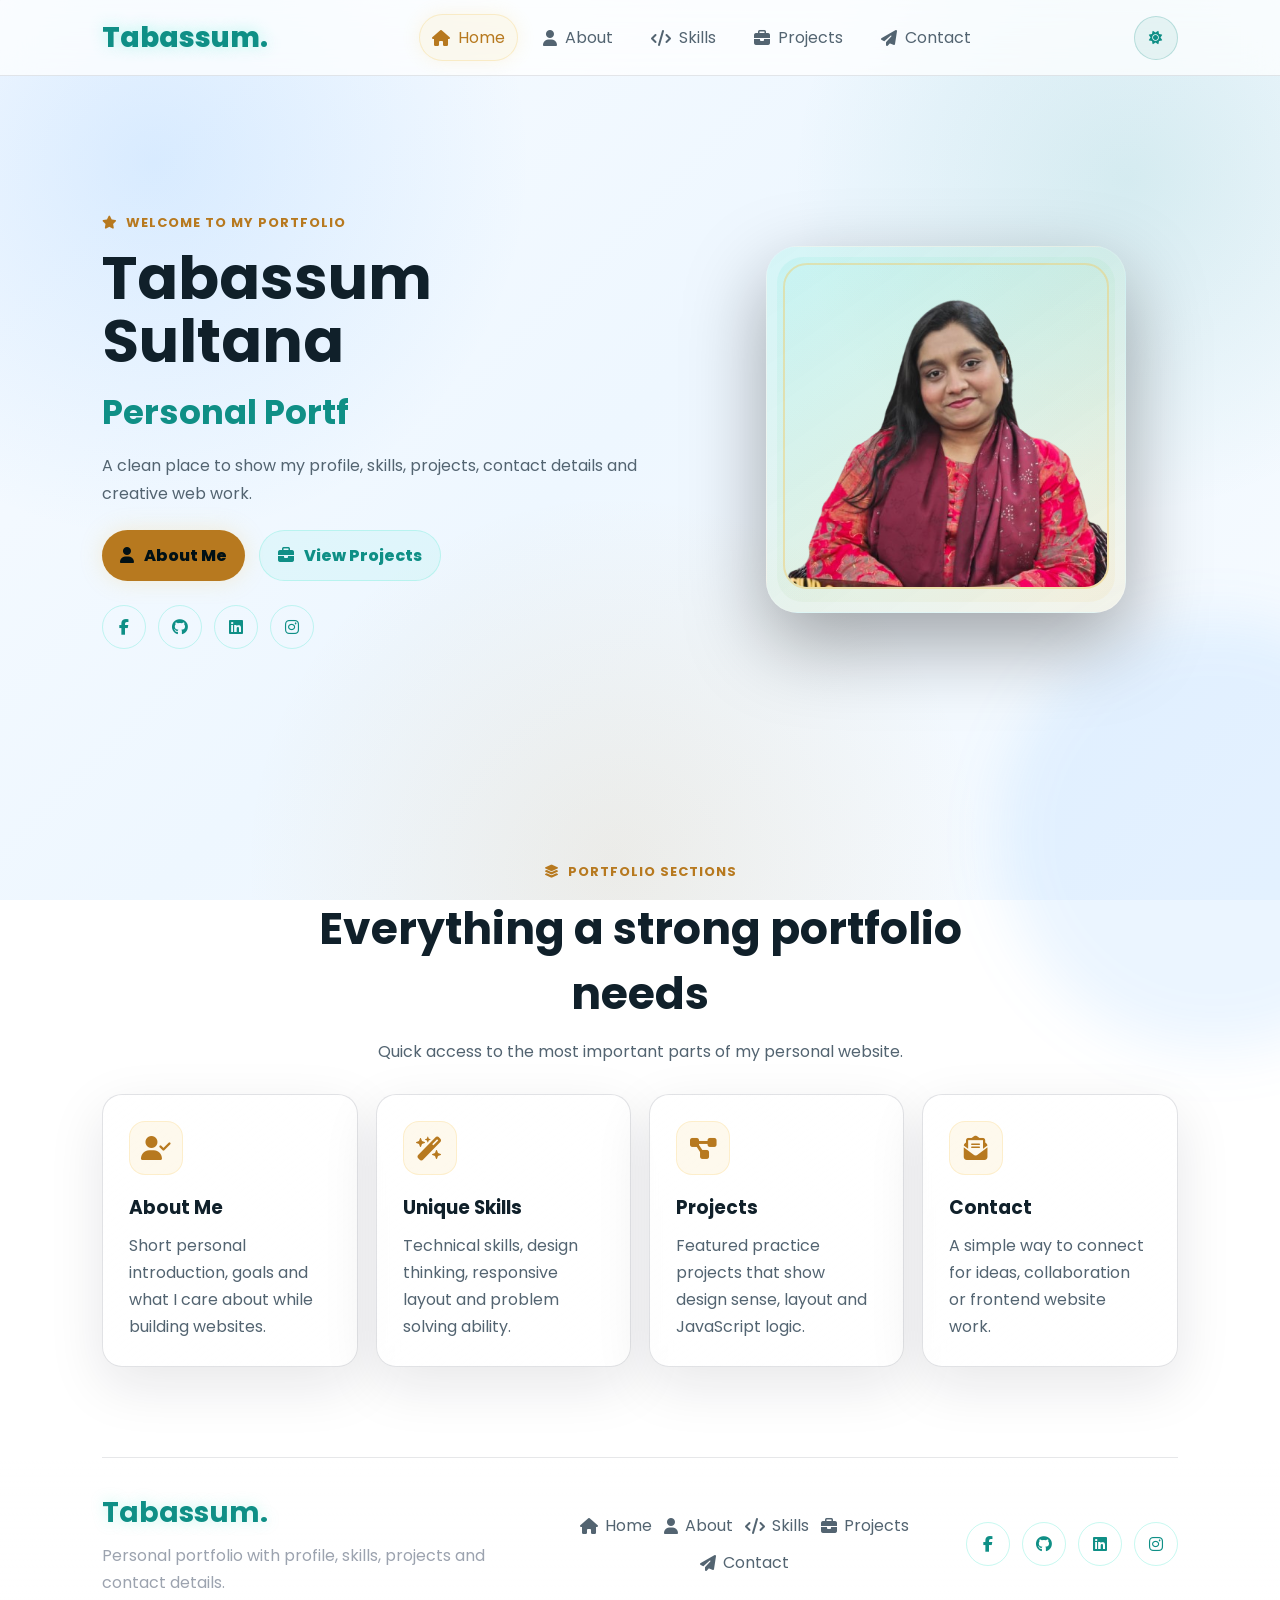
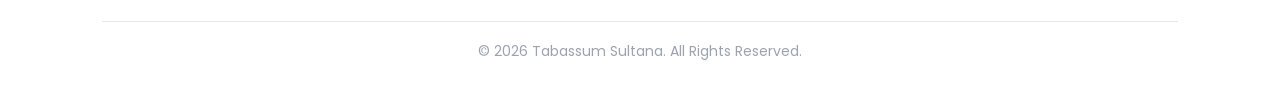
<file: index.html>
<!DOCTYPE html>
<html lang="en">
<head>
<meta charset="UTF-8">
<meta name="viewport" content="width=device-width, initial-scale=1.0">
<title>Tabassum Sultana | Home</title>
<link rel="stylesheet" href="style.css">
<link rel="preconnect" href="https://fonts.googleapis.com">
<link href="https://fonts.googleapis.com/css2?family=Poppins:wght@300;400;500;600;700;800&display=swap" rel="stylesheet">
<link rel="stylesheet" href="https://cdnjs.cloudflare.com/ajax/libs/font-awesome/6.6.0/css/all.min.css">
</head>
<body>
<header>
<nav>
<a class="logo" href="index.html">Tabassum.</a>
<ul>
<li><a class="nav-link active" href="index.html"><i class="fa-solid fa-house"></i>Home</a></li>
<li><a class="nav-link" href="about.html"><i class="fa-solid fa-user"></i>About</a></li>
<li><a class="nav-link" href="skills.html"><i class="fa-solid fa-code"></i>Skills</a></li>
<li><a class="nav-link" href="projects.html"><i class="fa-solid fa-briefcase"></i>Projects</a></li>
<li><a class="nav-link" href="contact.html"><i class="fa-solid fa-paper-plane"></i>Contact</a></li>
</ul>
<button class="theme-toggle" type="button" aria-label="Switch color mode" data-theme-toggle>
<i class="fa-solid fa-moon"></i>
</button>
</nav>
</header>

<main>
<section class="hero">
<div class="content" data-reveal>
<span class="eyebrow"><i class="fa-solid fa-star"></i>Welcome to my portfolio</span>
<h1>Tabassum Sultana</h1>
<h2 data-type-text="Personal Portfolio"></h2>
<p>A clean place to show my profile, skills, projects, contact details and creative web work.</p>
<div class="actions">
<a class="btn" href="about.html"><i class="fa-solid fa-user"></i>About Me</a>
<a class="btn secondary" href="projects.html"><i class="fa-solid fa-briefcase"></i>View Projects</a>
</div>
<div class="social-row">
<a class="icon-btn" href="https://www.facebook.com/share/1QXWCEkzje/" target="_blank" rel="noopener noreferrer"><i class="fab fa-facebook-f"></i></a>
<a class="icon-btn" href="https://github.com/tabassum-sultana/portfolio" target="_blank" rel="noopener noreferrer"><i class="fab fa-github"></i></a>
<a class="icon-btn" href="https://www.linkedin.com/in/tabassum-sultana-5222b7308?utm_source=share_via&utm_content=profile&utm_medium=member_android" target="_blank" rel="noopener noreferrer"><i class="fab fa-linkedin"></i></a>
<a class="icon-btn" href="https://www.instagram.com/tabassumsultana320?igsh=a2ZwYTFmMGZiYm00" target="_blank" rel="noopener noreferrer"><i class="fab fa-instagram"></i></a>
</div>
</div>

<div class="portrait-card" data-reveal>
<img src="assets/heroimage.png" alt="Tabassum Sultana">
</div>
</section>

<section class="portfolio-needs">
<div class="section-heading" data-reveal>
<span class="eyebrow"><i class="fa-solid fa-layer-group"></i>Portfolio Sections</span>
<h2>Everything a strong portfolio needs</h2>
<p>Quick access to the most important parts of my personal website.</p>
</div>

<div class="portfolio-grid">
<a class="portfolio-tile" href="about.html" data-reveal>
<i class="fa-solid fa-user-check"></i>
<h3>About Me</h3>
<p>Short personal introduction, goals and what I care about while building websites.</p>
</a>
<a class="portfolio-tile" href="skills.html" data-reveal>
<i class="fa-solid fa-wand-magic-sparkles"></i>
<h3>Unique Skills</h3>
<p>Technical skills, design thinking, responsive layout and problem solving ability.</p>
</a>
<a class="portfolio-tile" href="projects.html" data-reveal>
<i class="fa-solid fa-diagram-project"></i>
<h3>Projects</h3>
<p>Featured practice projects that show design sense, layout and JavaScript logic.</p>
</a>
<a class="portfolio-tile" href="contact.html" data-reveal>
<i class="fa-solid fa-envelope-open-text"></i>
<h3>Contact</h3>
<p>A simple way to connect for ideas, collaboration or frontend website work.</p>
</a>
</div>
</section>
</main>

<footer>
<div class="footer-content">
<div class="footer-brand">
<h3>Tabassum.</h3>
<p>Personal portfolio with profile, skills, projects and contact details.</p>
</div>
<div class="footer-links">
<a href="index.html"><i class="fa-solid fa-house"></i>Home</a>
<a href="about.html"><i class="fa-solid fa-user"></i>About</a>
<a href="skills.html"><i class="fa-solid fa-code"></i>Skills</a>
<a href="projects.html"><i class="fa-solid fa-briefcase"></i>Projects</a>
<a href="contact.html"><i class="fa-solid fa-paper-plane"></i>Contact</a>
</div>
<div class="footer-social">
<a class="icon-btn" href="https://www.facebook.com/share/1QXWCEkzje/" target="_blank" rel="noopener noreferrer"><i class="fab fa-facebook-f"></i></a>
<a class="icon-btn" href="https://github.com/tabassum-sultana/portfolio" target="_blank" rel="noopener noreferrer"><i class="fab fa-github"></i></a>
<a class="icon-btn" href="https://www.linkedin.com/in/tabassum-sultana-5222b7308?utm_source=share_via&utm_content=profile&utm_medium=member_android" target="_blank" rel="noopener noreferrer"><i class="fab fa-linkedin"></i></a>
<a class="icon-btn" href="https://www.instagram.com/tabassumsultana320?igsh=a2ZwYTFmMGZiYm00" target="_blank" rel="noopener noreferrer"><i class="fab fa-instagram"></i></a>
</div>
</div>
<div class="footer-bottom">
<p>&copy; 2026 Tabassum Sultana. All Rights Reserved.</p>
</div>
</footer>

<script src="script.js"></script>
</body>
</html>
</file>
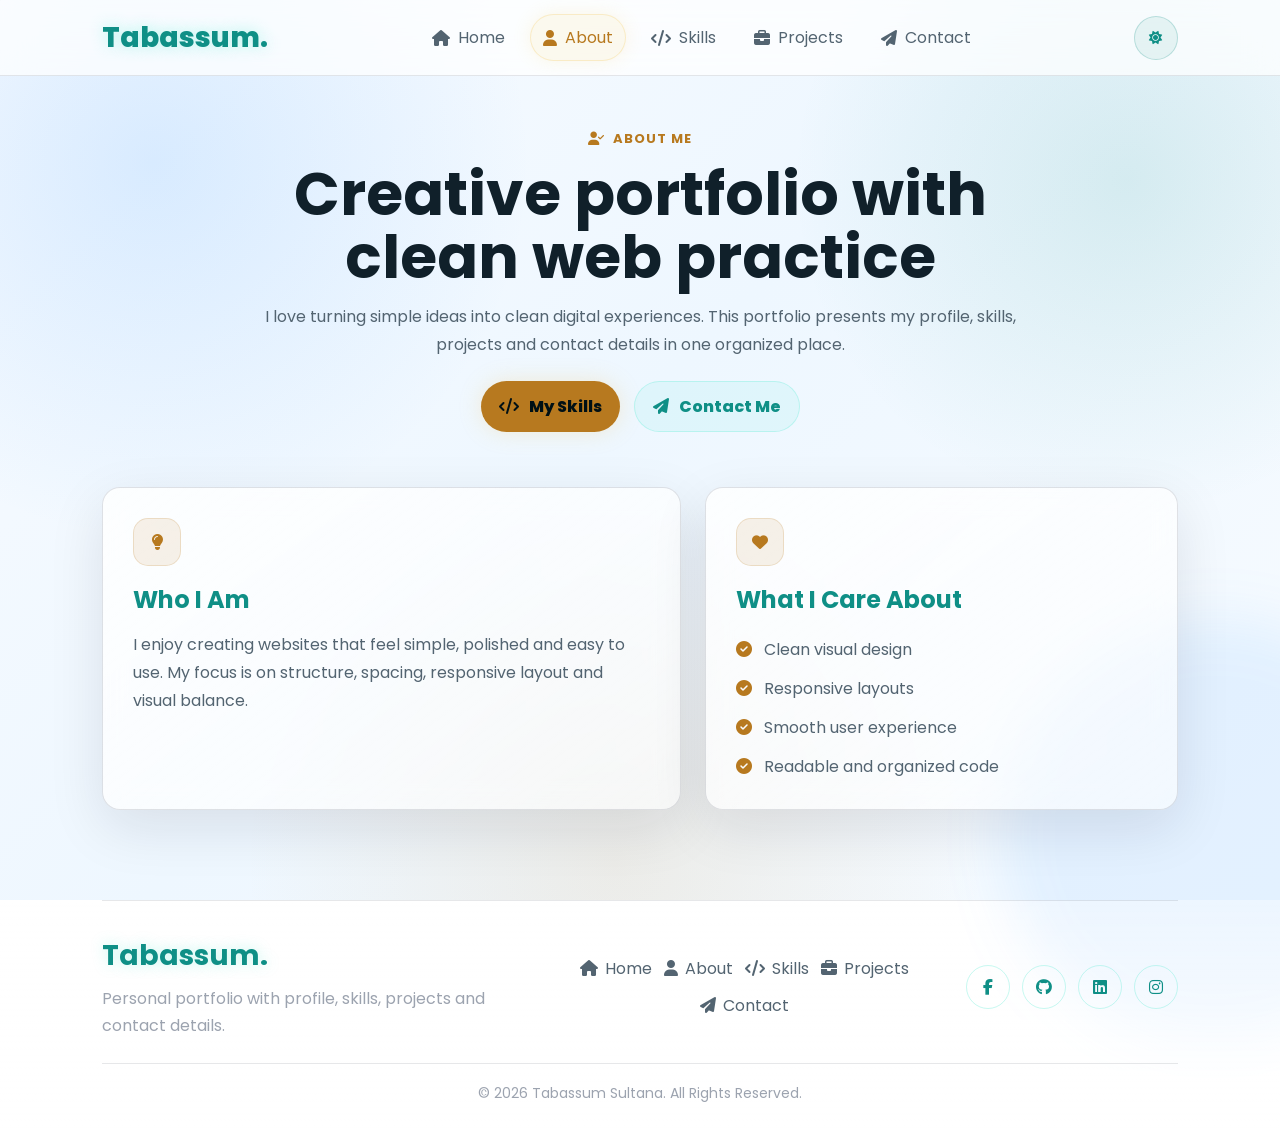
<file: about.html>
<!DOCTYPE html>
<html lang="en">
<head>
<meta charset="UTF-8">
<meta name="viewport" content="width=device-width, initial-scale=1.0">
<title>Tabassum Sultana | About</title>
<link rel="stylesheet" href="style.css">
<link rel="preconnect" href="https://fonts.googleapis.com">
<link href="https://fonts.googleapis.com/css2?family=Poppins:wght@300;400;500;600;700;800&display=swap" rel="stylesheet">
<link rel="stylesheet" href="https://cdnjs.cloudflare.com/ajax/libs/font-awesome/6.6.0/css/all.min.css">
</head>
<body>
<header>
<nav>
<a class="logo" href="index.html">Tabassum.</a>
<ul>
<li><a class="nav-link" href="index.html"><i class="fa-solid fa-house"></i>Home</a></li>
<li><a class="nav-link active" href="about.html"><i class="fa-solid fa-user"></i>About</a></li>
<li><a class="nav-link" href="skills.html"><i class="fa-solid fa-code"></i>Skills</a></li>
<li><a class="nav-link" href="projects.html"><i class="fa-solid fa-briefcase"></i>Projects</a></li>
<li><a class="nav-link" href="contact.html"><i class="fa-solid fa-paper-plane"></i>Contact</a></li>
</ul>
<button class="theme-toggle" type="button" aria-label="Switch color mode" data-theme-toggle>
<i class="fa-solid fa-moon"></i>
</button>
</nav>
</header>

<main>
<section class="about-hero about-hero-simple">
<div class="content about-intro" data-reveal>
<span class="eyebrow"><i class="fa-solid fa-user-check"></i>About Me</span>
<h1>Creative portfolio with clean web practice</h1>
<p>I love turning simple ideas into clean digital experiences. This portfolio presents my profile, skills, projects and contact details in one organized place.</p>
<div class="actions">
<a class="btn" href="skills.html"><i class="fa-solid fa-code"></i>My Skills</a>
<a class="btn secondary" href="contact.html"><i class="fa-solid fa-paper-plane"></i>Contact Me</a>
</div>
</div>
</section>

<section class="page-section about-details">
<div class="about-grid">
<div class="panel about-panel" data-reveal>
<span class="panel-icon"><i class="fa-solid fa-lightbulb"></i></span>
<h2>Who I Am</h2>
<p>I enjoy creating websites that feel simple, polished and easy to use. My focus is on structure, spacing, responsive layout and visual balance.</p>
</div>
<div class="panel about-panel" data-reveal>
<span class="panel-icon"><i class="fa-solid fa-heart"></i></span>
<h2>What I Care About</h2>
<div class="mini-list">
<span><i class="fa-solid fa-circle-check"></i>Clean visual design</span>
<span><i class="fa-solid fa-circle-check"></i>Responsive layouts</span>
<span><i class="fa-solid fa-circle-check"></i>Smooth user experience</span>
<span><i class="fa-solid fa-circle-check"></i>Readable and organized code</span>
</div>
</div>
</div>
</section>
</main>

<footer>
<div class="footer-content">
<div class="footer-brand">
<h3>Tabassum.</h3>
<p>Personal portfolio with profile, skills, projects and contact details.</p>
</div>
<div class="footer-links">
<a href="index.html"><i class="fa-solid fa-house"></i>Home</a>
<a href="about.html"><i class="fa-solid fa-user"></i>About</a>
<a href="skills.html"><i class="fa-solid fa-code"></i>Skills</a>
<a href="projects.html"><i class="fa-solid fa-briefcase"></i>Projects</a>
<a href="contact.html"><i class="fa-solid fa-paper-plane"></i>Contact</a>
</div>
<div class="footer-social">
<a class="icon-btn" href="https://www.facebook.com/share/1QXWCEkzje/" target="_blank" rel="noopener noreferrer"><i class="fab fa-facebook-f"></i></a>
<a class="icon-btn" href="https://github.com/tabassum-sultana/portfolio" target="_blank" rel="noopener noreferrer"><i class="fab fa-github"></i></a>
<a class="icon-btn" href="https://www.linkedin.com/in/tabassum-sultana-5222b7308?utm_source=share_via&utm_content=profile&utm_medium=member_android" target="_blank" rel="noopener noreferrer"><i class="fab fa-linkedin"></i></a>
<a class="icon-btn" href="https://www.instagram.com/tabassumsultana320?igsh=a2ZwYTFmMGZiYm00" target="_blank" rel="noopener noreferrer"><i class="fab fa-instagram"></i></a>
</div>
</div>
<div class="footer-bottom">
<p>&copy; 2026 Tabassum Sultana. All Rights Reserved.</p>
</div>
</footer>

<script src="script.js"></script>
</body>
</html>
</file>
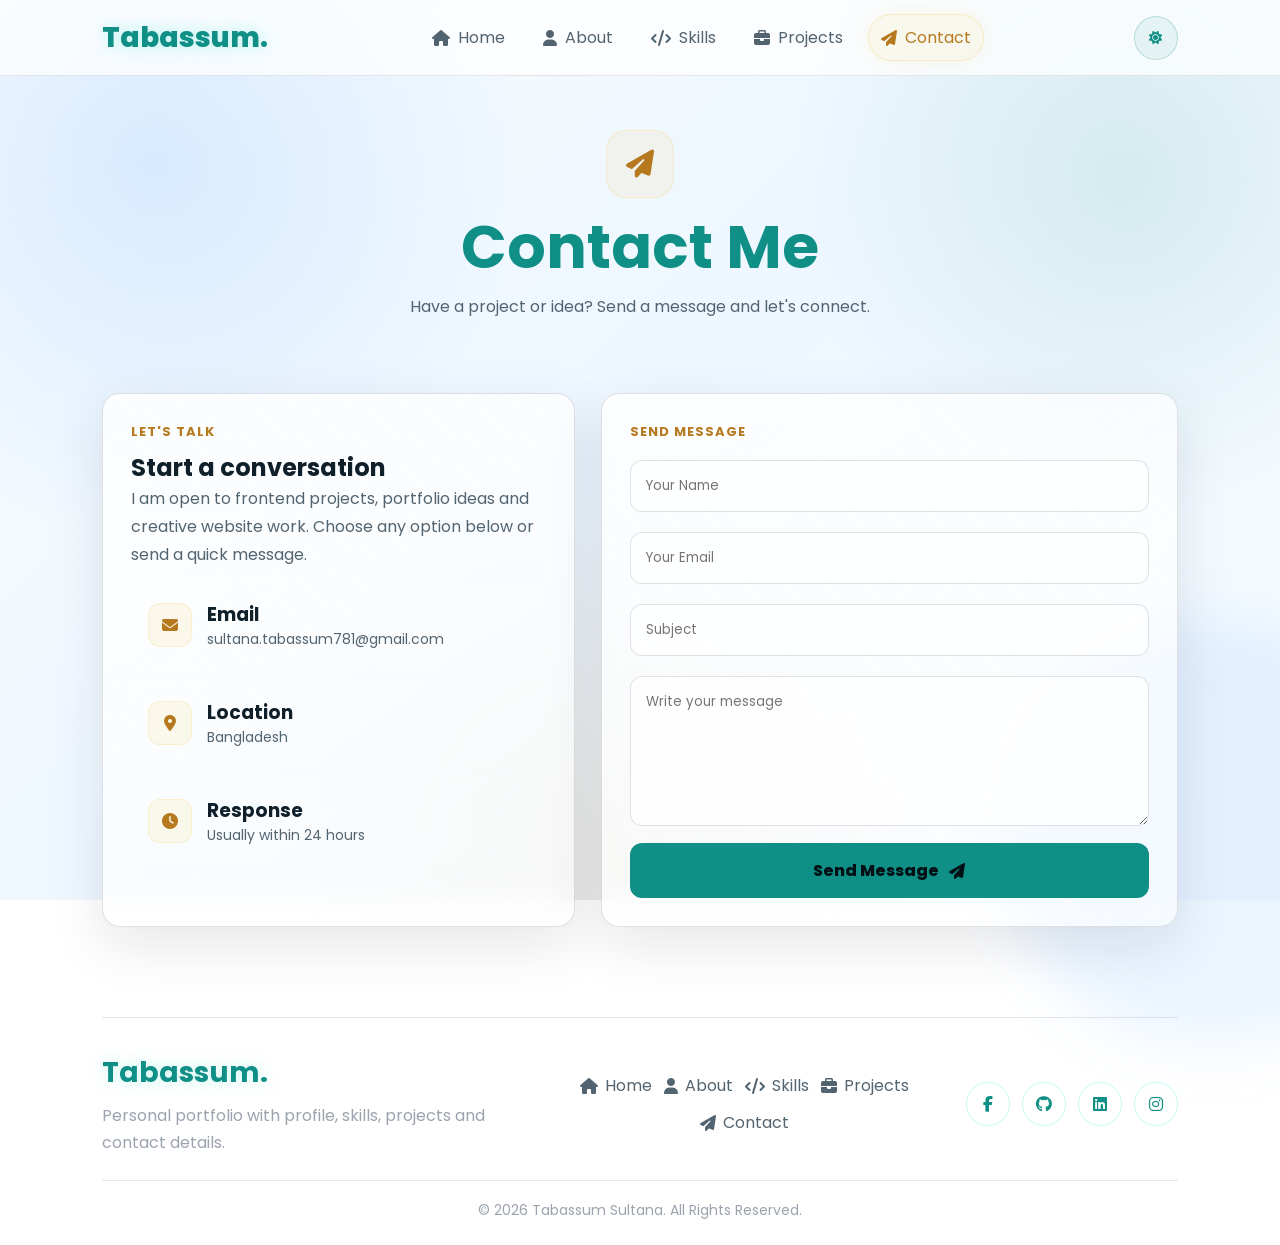
<file: contact.html>
<!DOCTYPE html>
<html lang="en">
<head>
<meta charset="UTF-8">
<meta name="viewport" content="width=device-width, initial-scale=1.0">
<title>Tabassum Sultana | Contact</title>
<link rel="stylesheet" href="style.css">
<link rel="preconnect" href="https://fonts.googleapis.com">
<link href="https://fonts.googleapis.com/css2?family=Poppins:wght@300;400;500;600;700;800&display=swap" rel="stylesheet">
<link rel="stylesheet" href="https://cdnjs.cloudflare.com/ajax/libs/font-awesome/6.6.0/css/all.min.css">
</head>
<body>
<header>
<nav>
<a class="logo" href="index.html">Tabassum.</a>
<ul>
<li><a class="nav-link" href="index.html"><i class="fa-solid fa-house"></i>Home</a></li>
<li><a class="nav-link" href="about.html"><i class="fa-solid fa-user"></i>About</a></li>
<li><a class="nav-link" href="skills.html"><i class="fa-solid fa-code"></i>Skills</a></li>
<li><a class="nav-link" href="projects.html"><i class="fa-solid fa-briefcase"></i>Projects</a></li>
<li><a class="nav-link active" href="contact.html"><i class="fa-solid fa-paper-plane"></i>Contact</a></li>
</ul>
<button class="theme-toggle" type="button" aria-label="Switch color mode" data-theme-toggle>
<i class="fa-solid fa-moon"></i>
</button>
</nav>
</header>

<main>
<section class="page-hero" data-reveal>
<span class="page-icon"><i class="fa-solid fa-paper-plane"></i></span>
<h1>Contact Me</h1>
<p>Have a project or idea? Send a message and let's connect.</p>
</section>

<section class="page-section">
<div class="contact-wrap">
<div class="contact-info" data-reveal>
<p class="skill-tag">Let's Talk</p>
<h2>Start a conversation</h2>
<p class="contact-text">I am open to frontend projects, portfolio ideas and creative website work. Choose any option below or send a quick message.</p>
<div class="contact-card">
<span><i class="fa-solid fa-envelope"></i></span>
<div>
<h3>Email</h3>
<p>sultana.tabassum781@gmail.com</p>
</div>
</div>
<div class="contact-card">
<span><i class="fa-solid fa-location-dot"></i></span>
<div>
<h3>Location</h3>
<p>Bangladesh</p>
</div>
</div>
<div class="contact-card">
<span><i class="fa-solid fa-clock"></i></span>
<div>
<h3>Response</h3>
<p>Usually within 24 hours</p>
</div>
</div>
</div>

<form class="contact-form" data-contact-form data-reveal>
<p class="skill-tag">Send Message</p>
<input type="text" placeholder="Your Name" required>
<input type="email" placeholder="Your Email" required>
<input type="text" placeholder="Subject">
<textarea placeholder="Write your message" required></textarea>
<button type="submit">Send Message <i class="fa-solid fa-paper-plane"></i></button>
</form>
</div>
</section>
</main>

<footer>
<div class="footer-content">
<div class="footer-brand">
<h3>Tabassum.</h3>
<p>Personal portfolio with profile, skills, projects and contact details.</p>
</div>
<div class="footer-links">
<a href="index.html"><i class="fa-solid fa-house"></i>Home</a>
<a href="about.html"><i class="fa-solid fa-user"></i>About</a>
<a href="skills.html"><i class="fa-solid fa-code"></i>Skills</a>
<a href="projects.html"><i class="fa-solid fa-briefcase"></i>Projects</a>
<a href="contact.html"><i class="fa-solid fa-paper-plane"></i>Contact</a>
</div>
<div class="footer-social">
<a class="icon-btn" href="https://www.facebook.com/share/1QXWCEkzje/" target="_blank" rel="noopener noreferrer"><i class="fab fa-facebook-f"></i></a>
<a class="icon-btn" href="https://github.com/tabassum-sultana/portfolio" target="_blank" rel="noopener noreferrer"><i class="fab fa-github"></i></a>
<a class="icon-btn" href="https://www.linkedin.com/in/tabassum-sultana-5222b7308?utm_source=share_via&utm_content=profile&utm_medium=member_android" target="_blank" rel="noopener noreferrer"><i class="fab fa-linkedin"></i></a>
<a class="icon-btn" href="https://www.instagram.com/tabassumsultana320?igsh=a2ZwYTFmMGZiYm00" target="_blank" rel="noopener noreferrer"><i class="fab fa-instagram"></i></a>
</div>
</div>
<div class="footer-bottom">
<p>&copy; 2026 Tabassum Sultana. All Rights Reserved.</p>
</div>
</footer>

<script src="script.js"></script>
</body>
</html>
</file>
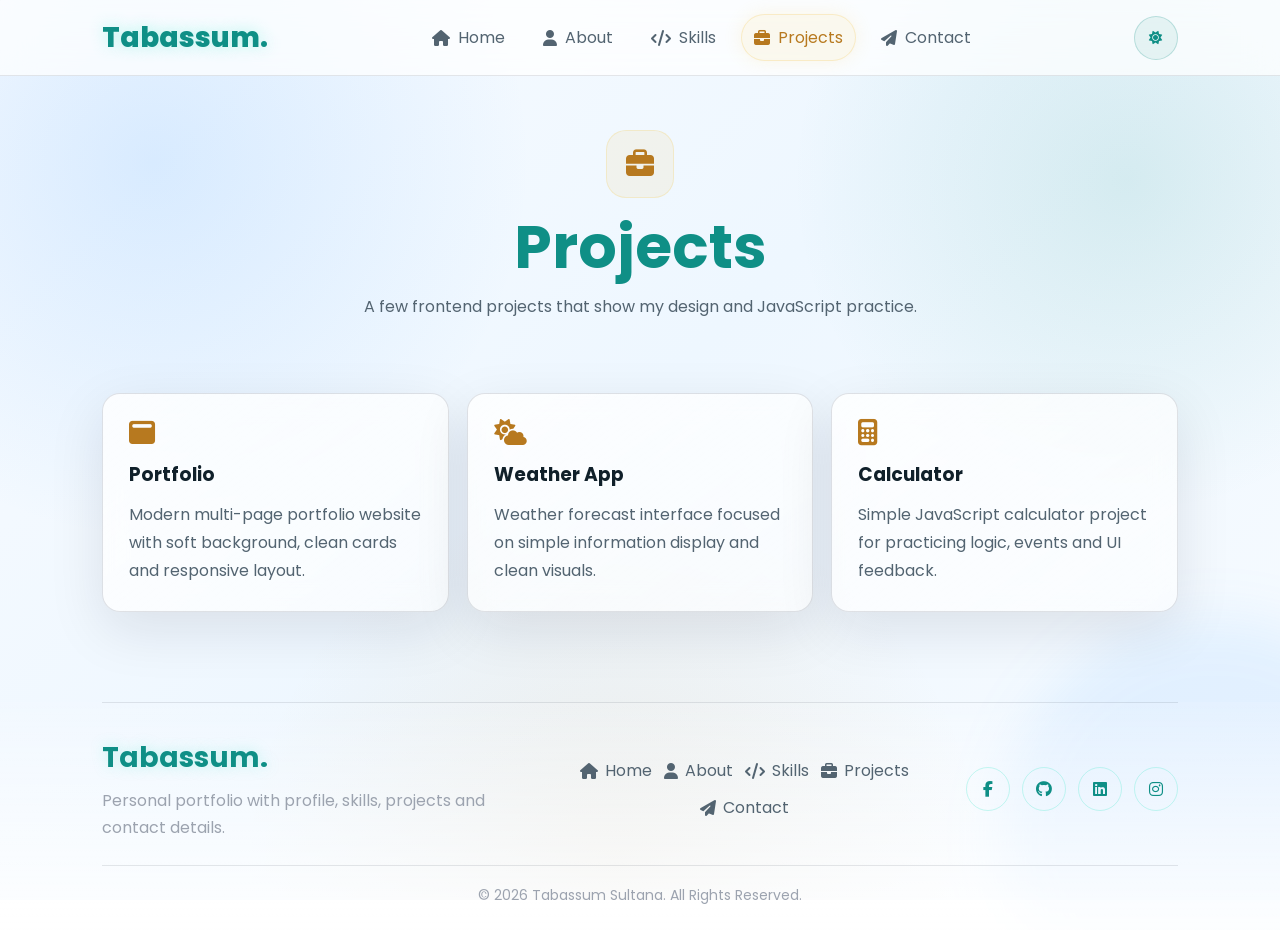
<file: projects.html>
<!DOCTYPE html>
<html lang="en">
<head>
<meta charset="UTF-8">
<meta name="viewport" content="width=device-width, initial-scale=1.0">
<title>Tabassum Sultana | Projects</title>
<link rel="stylesheet" href="style.css">
<link rel="preconnect" href="https://fonts.googleapis.com">
<link href="https://fonts.googleapis.com/css2?family=Poppins:wght@300;400;500;600;700;800&display=swap" rel="stylesheet">
<link rel="stylesheet" href="https://cdnjs.cloudflare.com/ajax/libs/font-awesome/6.6.0/css/all.min.css">
</head>
<body>
<header>
<nav>
<a class="logo" href="index.html">Tabassum.</a>
<ul>
<li><a class="nav-link" href="index.html"><i class="fa-solid fa-house"></i>Home</a></li>
<li><a class="nav-link" href="about.html"><i class="fa-solid fa-user"></i>About</a></li>
<li><a class="nav-link" href="skills.html"><i class="fa-solid fa-code"></i>Skills</a></li>
<li><a class="nav-link active" href="projects.html"><i class="fa-solid fa-briefcase"></i>Projects</a></li>
<li><a class="nav-link" href="contact.html"><i class="fa-solid fa-paper-plane"></i>Contact</a></li>
</ul>
<button class="theme-toggle" type="button" aria-label="Switch color mode" data-theme-toggle>
<i class="fa-solid fa-moon"></i>
</button>
</nav>
</header>

<main>
<section class="page-hero" data-reveal>
<span class="page-icon"><i class="fa-solid fa-briefcase"></i></span>
<h1>Projects</h1>
<p>A few frontend projects that show my design and JavaScript practice.</p>
</section>

<section class="page-section">
<div class="project-box">
<div class="project" data-reveal>
<i class="fa-solid fa-window-maximize"></i>
<h3>Portfolio</h3>
<p>Modern multi-page portfolio website with soft background, clean cards and responsive layout.</p>
</div>
<div class="project" data-reveal>
<i class="fa-solid fa-cloud-sun"></i>
<h3>Weather App</h3>
<p>Weather forecast interface focused on simple information display and clean visuals.</p>
</div>
<div class="project" data-reveal>
<i class="fa-solid fa-calculator"></i>
<h3>Calculator</h3>
<p>Simple JavaScript calculator project for practicing logic, events and UI feedback.</p>
</div>
</div>
</section>
</main>

<footer>
<div class="footer-content">
<div class="footer-brand">
<h3>Tabassum.</h3>
<p>Personal portfolio with profile, skills, projects and contact details.</p>
</div>
<div class="footer-links">
<a href="index.html"><i class="fa-solid fa-house"></i>Home</a>
<a href="about.html"><i class="fa-solid fa-user"></i>About</a>
<a href="skills.html"><i class="fa-solid fa-code"></i>Skills</a>
<a href="projects.html"><i class="fa-solid fa-briefcase"></i>Projects</a>
<a href="contact.html"><i class="fa-solid fa-paper-plane"></i>Contact</a>
</div>
<div class="footer-social">
<a class="icon-btn" href="https://www.facebook.com/share/1QXWCEkzje/" target="_blank" rel="noopener noreferrer"><i class="fab fa-facebook-f"></i></a>
<a class="icon-btn" href="https://github.com/tabassum-sultana/portfolio" target="_blank" rel="noopener noreferrer"><i class="fab fa-github"></i></a>
<a class="icon-btn" href="https://www.linkedin.com/in/tabassum-sultana-5222b7308?utm_source=share_via&utm_content=profile&utm_medium=member_android" target="_blank" rel="noopener noreferrer"><i class="fab fa-linkedin"></i></a>
<a class="icon-btn" href="https://www.instagram.com/tabassumsultana320?igsh=a2ZwYTFmMGZiYm00" target="_blank" rel="noopener noreferrer"><i class="fab fa-instagram"></i></a>
</div>
</div>
<div class="footer-bottom">
<p>&copy; 2026 Tabassum Sultana. All Rights Reserved.</p>
</div>
</footer>

<script src="script.js"></script>
</body>
</html>
</file>
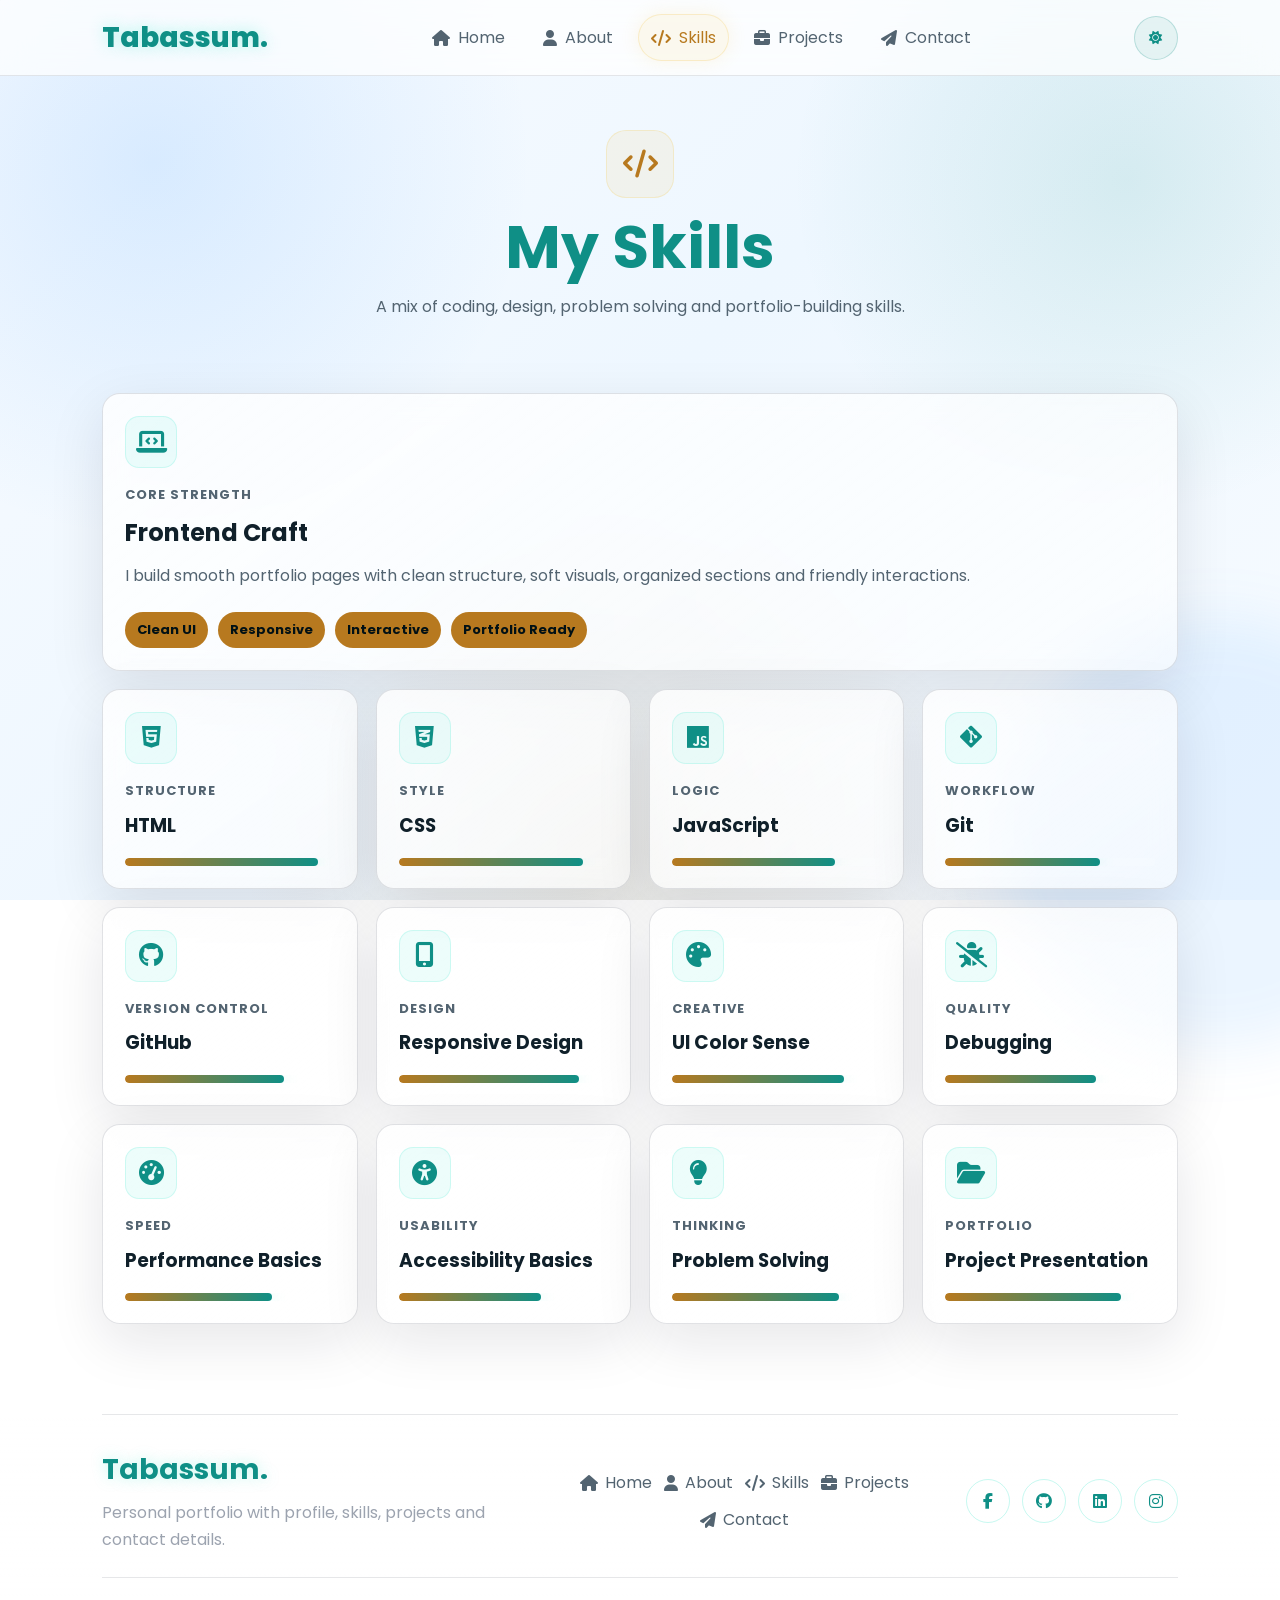
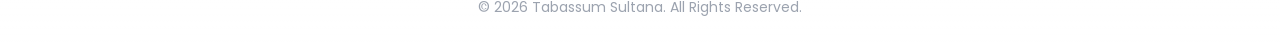
<file: skills.html>
<!DOCTYPE html>
<html lang="en">
<head>
<meta charset="UTF-8">
<meta name="viewport" content="width=device-width, initial-scale=1.0">
<title>Tabassum Sultana | Skills</title>
<link rel="stylesheet" href="style.css">
<link rel="preconnect" href="https://fonts.googleapis.com">
<link href="https://fonts.googleapis.com/css2?family=Poppins:wght@300;400;500;600;700;800&display=swap" rel="stylesheet">
<link rel="stylesheet" href="https://cdnjs.cloudflare.com/ajax/libs/font-awesome/6.6.0/css/all.min.css">
</head>
<body>
<header>
<nav>
<a class="logo" href="index.html">Tabassum.</a>
<ul>
<li><a class="nav-link" href="index.html"><i class="fa-solid fa-house"></i>Home</a></li>
<li><a class="nav-link" href="about.html"><i class="fa-solid fa-user"></i>About</a></li>
<li><a class="nav-link active" href="skills.html"><i class="fa-solid fa-code"></i>Skills</a></li>
<li><a class="nav-link" href="projects.html"><i class="fa-solid fa-briefcase"></i>Projects</a></li>
<li><a class="nav-link" href="contact.html"><i class="fa-solid fa-paper-plane"></i>Contact</a></li>
</ul>
<button class="theme-toggle" type="button" aria-label="Switch color mode" data-theme-toggle>
<i class="fa-solid fa-moon"></i>
</button>
</nav>
</header>

<main>
<section class="page-hero" data-reveal>
<span class="page-icon"><i class="fa-solid fa-code"></i></span>
<h1>My Skills</h1>
<p>A mix of coding, design, problem solving and portfolio-building skills.</p>
</section>

<section class="page-section">
<div class="skill-showcase">
<div class="skill-card featured-skill" data-reveal>
<span class="skill-icon"><i class="fa-solid fa-laptop-code"></i></span>
<p class="skill-tag">Core Strength</p>
<h2>Frontend Craft</h2>
<p>I build smooth portfolio pages with clean structure, soft visuals, organized sections and friendly interactions.</p>
<div class="skill-stats">
<span>Clean UI</span>
<span>Responsive</span>
<span>Interactive</span>
<span>Portfolio Ready</span>
</div>
</div>
<div class="skill-grid">
<div class="skill-card" data-reveal>
<span class="skill-icon"><i class="fa-brands fa-html5"></i></span>
<p class="skill-tag">Structure</p>
<h3>HTML</h3>
<div class="skill-bar skill-html"><span></span></div>
</div>
<div class="skill-card" data-reveal>
<span class="skill-icon"><i class="fa-brands fa-css3-alt"></i></span>
<p class="skill-tag">Style</p>
<h3>CSS</h3>
<div class="skill-bar skill-css"><span></span></div>
</div>
<div class="skill-card" data-reveal>
<span class="skill-icon"><i class="fa-brands fa-js"></i></span>
<p class="skill-tag">Logic</p>
<h3>JavaScript</h3>
<div class="skill-bar skill-js"><span></span></div>
</div>
<div class="skill-card" data-reveal>
<span class="skill-icon"><i class="fa-brands fa-git-alt"></i></span>
<p class="skill-tag">Workflow</p>
<h3>Git</h3>
<div class="skill-bar skill-git"><span></span></div>
</div>
<div class="skill-card" data-reveal>
<span class="skill-icon"><i class="fa-brands fa-github"></i></span>
<p class="skill-tag">Version Control</p>
<h3>GitHub</h3>
<div class="skill-bar skill-github"><span></span></div>
</div>
<div class="skill-card" data-reveal>
<span class="skill-icon"><i class="fa-solid fa-mobile-screen-button"></i></span>
<p class="skill-tag">Design</p>
<h3>Responsive Design</h3>
<div class="skill-bar skill-responsive"><span></span></div>
</div>
<div class="skill-card" data-reveal>
<span class="skill-icon"><i class="fa-solid fa-palette"></i></span>
<p class="skill-tag">Creative</p>
<h3>UI Color Sense</h3>
<div class="skill-bar skill-ui"><span></span></div>
</div>
<div class="skill-card" data-reveal>
<span class="skill-icon"><i class="fa-solid fa-bug-slash"></i></span>
<p class="skill-tag">Quality</p>
<h3>Debugging</h3>
<div class="skill-bar skill-debug"><span></span></div>
</div>
<div class="skill-card" data-reveal>
<span class="skill-icon"><i class="fa-solid fa-gauge-high"></i></span>
<p class="skill-tag">Speed</p>
<h3>Performance Basics</h3>
<div class="skill-bar skill-performance"><span></span></div>
</div>
<div class="skill-card" data-reveal>
<span class="skill-icon"><i class="fa-solid fa-universal-access"></i></span>
<p class="skill-tag">Usability</p>
<h3>Accessibility Basics</h3>
<div class="skill-bar skill-accessibility"><span></span></div>
</div>
<div class="skill-card" data-reveal>
<span class="skill-icon"><i class="fa-solid fa-lightbulb"></i></span>
<p class="skill-tag">Thinking</p>
<h3>Problem Solving</h3>
<div class="skill-bar skill-solving"><span></span></div>
</div>
<div class="skill-card" data-reveal>
<span class="skill-icon"><i class="fa-solid fa-folder-open"></i></span>
<p class="skill-tag">Portfolio</p>
<h3>Project Presentation</h3>
<div class="skill-bar skill-presentation"><span></span></div>
</div>
</div>
</div>
</section>
</main>

<footer>
<div class="footer-content">
<div class="footer-brand">
<h3>Tabassum.</h3>
<p>Personal portfolio with profile, skills, projects and contact details.</p>
</div>
<div class="footer-links">
<a href="index.html"><i class="fa-solid fa-house"></i>Home</a>
<a href="about.html"><i class="fa-solid fa-user"></i>About</a>
<a href="skills.html"><i class="fa-solid fa-code"></i>Skills</a>
<a href="projects.html"><i class="fa-solid fa-briefcase"></i>Projects</a>
<a href="contact.html"><i class="fa-solid fa-paper-plane"></i>Contact</a>
</div>
<div class="footer-social">
<a class="icon-btn" href="https://www.facebook.com/share/1QXWCEkzje/" target="_blank" rel="noopener noreferrer"><i class="fab fa-facebook-f"></i></a>
<a class="icon-btn" href="https://github.com/tabassum-sultana/portfolio" target="_blank" rel="noopener noreferrer"><i class="fab fa-github"></i></a>
<a class="icon-btn" href="https://www.linkedin.com/in/tabassum-sultana-5222b7308?utm_source=share_via&utm_content=profile&utm_medium=member_android" target="_blank" rel="noopener noreferrer"><i class="fab fa-linkedin"></i></a>
<a class="icon-btn" href="https://www.instagram.com/tabassumsultana320?igsh=a2ZwYTFmMGZiYm00" target="_blank" rel="noopener noreferrer"><i class="fab fa-instagram"></i></a>
</div>
</div>
<div class="footer-bottom">
<p>&copy; 2026 Tabassum Sultana. All Rights Reserved.</p>
</div>
</footer>

<script src="script.js"></script>
</body>
</html>
</file>
<file: style.css>
*{
    margin:0;
    padding:0;
    box-sizing:border-box;
    font-family:"Poppins",sans-serif;
}

:root{
    --bg:#f7fbff;
    --panel:rgba(15,23,42,.055);
    --panel-strong:rgba(15,23,42,.08);
    --line:rgba(15,23,42,.12);
    --text:#10202a;
    --muted:#536471;
    --cyan:#0f8f86;
    --green:#b7791f;
    --violet:#64748b;
}

body.dark-mode{
    --bg:#04110b;
    --panel:rgba(255,255,255,.08);
    --panel-strong:rgba(255,255,255,.12);
    --line:rgba(255,255,255,.12);
    --text:#ffffff;
    --muted:#cbd5e1;
    --cyan:#7ddf9a;
    --green:#c7f464;
    --violet:#8fb8a0;
}

html{
    scroll-behavior:smooth;
}

body{
    min-height:100vh;
    color:var(--text);
    background:
    radial-gradient(circle at 12% 18%, rgba(64,156,255,.16), transparent 28%),
    radial-gradient(circle at 88% 20%, rgba(15,143,134,.12), transparent 25%),
    radial-gradient(circle at 48% 96%, rgba(183,121,31,.10), transparent 34%),
    linear-gradient(135deg,#f8fbff 0%,#eef7ff 48%,#f7fbff 100%);
    background-attachment:fixed;
    overflow-x:hidden;
}

body.dark-mode{
    background:
    radial-gradient(circle at 12% 18%, rgba(125,223,154,.18), transparent 28%),
    radial-gradient(circle at 88% 20%, rgba(199,244,100,.12), transparent 25%),
    radial-gradient(circle at 50% 98%, rgba(25,80,45,.34), transparent 38%),
    linear-gradient(135deg,#020805 0%,#07170d 48%,#03100a 100%);
}

body::before{
    content:"";
    position:fixed;
    inset:0;
    pointer-events:none;
    z-index:0;
    background:
    linear-gradient(120deg, rgba(255,255,255,.05) 0 1px, transparent 1px 120px),
    linear-gradient(30deg, rgba(255,255,255,.035) 0 1px, transparent 1px 110px);
    mask-image:linear-gradient(to bottom, rgba(0,0,0,.9), transparent 88%);
}

body::before{
    background:
    linear-gradient(120deg, rgba(15,23,42,.05) 0 1px, transparent 1px 120px),
    linear-gradient(30deg, rgba(15,23,42,.035) 0 1px, transparent 1px 110px);
}

body.dark-mode::before{
    background:
    linear-gradient(120deg, rgba(255,255,255,.05) 0 1px, transparent 1px 120px),
    linear-gradient(30deg, rgba(255,255,255,.035) 0 1px, transparent 1px 110px);
}

body::after{
    content:"";
    position:fixed;
    right:-150px;
    bottom:-150px;
    width:430px;
    height:430px;
    border-radius:50%;
    pointer-events:none;
    z-index:0;
    background:rgba(64,156,255,.10);
    filter:blur(28px);
}

body.dark-mode::after{
    background:rgba(125,223,154,.10);
}

header,
main,
footer{
    position:relative;
    z-index:1;
}

header{
    position:fixed;
    top:0;
    left:0;
    width:100%;
    padding:14px 8%;
    background:rgba(255,255,255,.72);
    border-bottom:1px solid rgba(15,23,42,.10);
    backdrop-filter:blur(16px);
    z-index:1000;
}

body.dark-mode header{
    background:rgba(2,8,5,.72);
    border-bottom-color:rgba(125,223,154,.12);
}

nav{
    display:flex;
    justify-content:space-between;
    align-items:center;
    gap:22px;
}

.logo{
    color:var(--cyan);
    font-size:28px;
    font-weight:800;
    text-decoration:none;
    text-shadow:0 0 15px rgba(94,234,212,.45);
}

nav ul{
    display:flex;
    gap:12px;
    list-style:none;
}

.theme-toggle{
    width:44px;
    height:44px;
    display:inline-flex;
    align-items:center;
    justify-content:center;
    flex:0 0 44px;
    border-radius:50%;
    color:var(--green);
    background:rgba(244,201,93,.10);
    border:1px solid rgba(244,201,93,.28);
    cursor:pointer;
    transition:.3s;
}

.theme-toggle:hover{
    transform:translateY(-2px);
    color:#001015;
    background:var(--green);
}

body .theme-toggle{
    color:var(--cyan);
    background:rgba(15,143,134,.08);
    border-color:rgba(15,143,134,.22);
}

nav a{
    color:var(--text);
    text-decoration:none;
}

.nav-link{
    display:inline-flex;
    align-items:center;
    gap:8px;
    padding:10px 12px;
    border-radius:999px;
    color:var(--muted);
    border:1px solid transparent;
    transition:.3s;
}

.nav-link:hover,
.nav-link.active{
    color:var(--green);
    background:rgba(244,201,93,.10);
    border-color:rgba(244,201,93,.28);
    box-shadow:0 0 18px rgba(244,201,93,.16);
}

section{
    padding:90px 8%;
}

.hero{
    min-height:92vh;
    display:grid;
    grid-template-columns:1.1fr .9fr;
    align-items:center;
    gap:44px;
    padding-top:120px;
}

.about-hero{
    min-height:82vh;
    display:grid;
    grid-template-columns:1.05fr .95fr;
    align-items:center;
    gap:44px;
    padding-top:125px;
    padding-bottom:55px;
}

.about-hero-simple{
    grid-template-columns:1fr;
    min-height:auto;
    padding-bottom:35px;
}

.about-intro{
    max-width:820px;
    margin:auto;
    text-align:center;
}

.about-intro .actions{
    justify-content:center;
}

.eyebrow{
    display:inline-flex;
    align-items:center;
    gap:8px;
    color:var(--green);
    font-weight:700;
    letter-spacing:1px;
    text-transform:uppercase;
    font-size:13px;
    margin-bottom:14px;
}

.content h1,
.page-hero h1{
    font-size:clamp(38px,6vw,60px);
    line-height:1.05;
    margin-bottom:14px;
}

.content h2{
    min-height:34px;
    color:var(--cyan);
    margin-bottom:14px;
    font-size:clamp(24px,3vw,34px);
}

.section-heading{
    max-width:720px;
    margin:0 auto 28px;
    text-align:center;
}

.section-heading h2{
    font-size:clamp(30px,5vw,44px);
    margin-bottom:12px;
}

.section-heading p{
    color:var(--muted);
    line-height:1.75;
}

.content p,
.page-hero p,
.panel p,
.project p,
.skill-card p,
.contact-text{
    color:var(--muted);
    line-height:1.75;
}

.actions{
    display:flex;
    gap:14px;
    flex-wrap:wrap;
    margin-top:22px;
}

.btn{
    display:inline-flex;
    align-items:center;
    justify-content:center;
    gap:10px;
    padding:12px 18px;
    border-radius:999px;
    color:#001015;
    background:var(--green);
    font-weight:800;
    text-decoration:none;
    box-shadow:0 0 22px rgba(244,201,93,.25);
    transition:.3s;
}

.btn.secondary{
    color:var(--cyan);
    background:rgba(94,234,212,.10);
    border:1px solid rgba(94,234,212,.30);
    box-shadow:none;
}

.btn:hover{
    transform:translateY(-4px);
    box-shadow:0 0 26px rgba(94,234,212,.24);
}

.social-row{
    display:flex;
    gap:12px;
    margin-top:24px;
}

.icon-btn{
    width:44px;
    height:44px;
    display:inline-flex;
    align-items:center;
    justify-content:center;
    border-radius:50%;
    color:var(--cyan);
    border:1px solid rgba(94,234,212,.35);
    text-decoration:none;
    transition:.3s;
}

.icon-btn:hover{
    color:#001015;
    background:var(--cyan);
    box-shadow:0 0 20px rgba(94,234,212,.28);
}

.portrait-card{
    justify-self:center;
    position:relative;
    width:min(360px,82vw);
    aspect-ratio:1;
    border-radius:32px;
    padding:16px;
    background:
    linear-gradient(145deg, rgba(94,234,212,.18), rgba(244,201,93,.13)),
    rgba(255,255,255,.07);
    border:1px solid rgba(255,255,255,.14);
    box-shadow:0 30px 80px rgba(0,0,0,.35);
}

.portrait-card::before{
    content:"";
    position:absolute;
    inset:10px;
    border-radius:26px;
    background:linear-gradient(145deg, rgba(94,234,212,.12), rgba(244,201,93,.09));
    z-index:-1;
}

.portrait-card img{
    width:100%;
    height:100%;
    object-fit:cover;
    border-radius:24px;
    border:2px solid rgba(244,201,93,.42);
}

.about-photo-card{
    justify-self:center;
    width:min(330px,78vw);
    aspect-ratio:1;
    padding:14px;
    border-radius:30px;
    background:
    radial-gradient(circle at top right, rgba(64,156,255,.14), transparent 34%),
    linear-gradient(145deg, rgba(255,255,255,.42), rgba(255,255,255,.16));
    border:1px solid var(--line);
    box-shadow:0 24px 70px rgba(15,23,42,.14);
}

body.dark-mode .about-photo-card{
    background:
    radial-gradient(circle at top right, rgba(125,223,154,.13), transparent 34%),
    linear-gradient(145deg, rgba(255,255,255,.08), rgba(255,255,255,.035));
    box-shadow:0 24px 70px rgba(0,0,0,.28);
}

.about-photo-card img{
    width:100%;
    height:100%;
    object-fit:cover;
    border-radius:22px;
    border:2px solid rgba(15,143,134,.28);
}

body.dark-mode .about-photo-card img{
    border-color:rgba(125,223,154,.34);
}

.page-hero{
    min-height:auto;
    padding-top:130px;
    padding-bottom:36px;
    display:flex;
    flex-direction:column;
    justify-content:center;
    align-items:center;
    text-align:center;
}

.page-hero .page-icon{
    width:68px;
    height:68px;
    display:inline-flex;
    align-items:center;
    justify-content:center;
    margin-bottom:18px;
    border-radius:20px;
    color:var(--green);
    background:rgba(244,201,93,.11);
    border:1px solid rgba(244,201,93,.25);
    font-size:28px;
}

.page-hero h1{
    color:var(--cyan);
}

.page-section{
    min-height:38vh;
    padding-top:36px;
}

.panel,
.skill-card,
.project,
.contact-info,
.contact-form{
    background:linear-gradient(145deg, rgba(255,255,255,.105), rgba(255,255,255,.045));
    border:1px solid var(--line);
    border-radius:18px;
    backdrop-filter:blur(12px);
    box-shadow:0 18px 60px rgba(0,0,0,.18);
}

body .panel,
body .skill-card,
body .project,
body .contact-info,
body .contact-form,
body .portfolio-tile,
body .card{
    background:linear-gradient(145deg, rgba(255,255,255,.82), rgba(255,255,255,.56));
    box-shadow:0 18px 55px rgba(15,23,42,.10);
}

body.dark-mode .panel,
body.dark-mode .skill-card,
body.dark-mode .project,
body.dark-mode .contact-info,
body.dark-mode .contact-form,
body.dark-mode .portfolio-tile,
body.dark-mode .card{
    background:
    radial-gradient(circle at top right, rgba(125,223,154,.08), transparent 34%),
    linear-gradient(145deg, rgba(255,255,255,.075), rgba(255,255,255,.035));
    box-shadow:0 18px 60px rgba(0,0,0,.26);
}

.about-grid{
    display:grid;
    grid-template-columns:1.1fr .9fr;
    gap:24px;
    align-items:stretch;
}

.panel{
    padding:30px;
}

.panel h2{
    color:var(--cyan);
    margin-bottom:14px;
}

.about-details{
    padding-top:20px;
}

.about-panel{
    position:relative;
    overflow:hidden;
}

.panel-icon{
    width:48px;
    height:48px;
    display:inline-flex;
    align-items:center;
    justify-content:center;
    margin-bottom:16px;
    border-radius:15px;
    color:var(--green);
    background:rgba(183,121,31,.10);
    border:1px solid rgba(183,121,31,.18);
}

body.dark-mode .panel-icon{
    background:rgba(199,244,100,.10);
    border-color:rgba(199,244,100,.20);
}

.mini-list{
    display:grid;
    gap:14px;
    margin-top:20px;
}

.mini-list span{
    display:flex;
    align-items:center;
    gap:12px;
    color:var(--muted);
}

.mini-list i{
    color:var(--green);
}

.cards,
.project-box,
.skill-grid,
.portfolio-grid{
    display:grid;
    grid-template-columns:repeat(auto-fit,minmax(230px,1fr));
    gap:18px;
}

.portfolio-needs{
    padding-top:30px;
}

.portfolio-tile{
    min-height:230px;
    display:flex;
    flex-direction:column;
    justify-content:space-between;
    padding:26px;
    color:var(--text);
    text-decoration:none;
    border-radius:20px;
    background:
    radial-gradient(circle at top right, rgba(94,234,212,.12), transparent 34%),
    linear-gradient(145deg, rgba(255,255,255,.1), rgba(255,255,255,.045));
    border:1px solid var(--line);
    backdrop-filter:blur(12px);
    transition:.3s;
}

.portfolio-tile i{
    width:54px;
    height:54px;
    display:inline-flex;
    align-items:center;
    justify-content:center;
    border-radius:16px;
    color:var(--green);
    background:rgba(244,201,93,.11);
    border:1px solid rgba(244,201,93,.24);
    font-size:24px;
    margin-bottom:18px;
}

.portfolio-tile h3{
    margin-bottom:10px;
}

.portfolio-tile p{
    color:var(--muted);
    line-height:1.7;
}

.portfolio-tile:hover{
    transform:translateY(-8px);
    border-color:rgba(244,201,93,.35);
    box-shadow:0 0 24px rgba(94,234,212,.18);
}

.card,
.project{
    padding:26px;
    transition:.3s;
}

.card{
    text-align:center;
    background:var(--panel);
    border:1px solid var(--line);
    border-radius:18px;
}

.card i,
.project i{
    color:var(--green);
    font-size:26px;
    margin-bottom:14px;
}

.card:hover,
.project:hover,
.skill-card:hover{
    transform:translateY(-8px);
    border-color:rgba(244,201,93,.35);
    box-shadow:0 0 24px rgba(94,234,212,.18);
}

.skill-showcase{
    display:grid;
    grid-template-columns:1fr;
    gap:18px;
}

.skill-card{
    padding:22px;
    transition:.3s;
    overflow:hidden;
}

.featured-skill{
    display:flex;
    flex-direction:column;
    justify-content:flex-start;
    min-height:auto;
    background:
    radial-gradient(circle at top right, rgba(244,201,93,.14), transparent 34%),
    linear-gradient(145deg, rgba(94,234,212,.12), rgba(255,255,255,.05));
}

.skill-icon{
    width:52px;
    height:52px;
    display:inline-flex;
    align-items:center;
    justify-content:center;
    margin-bottom:16px;
    border-radius:14px;
    color:var(--cyan);
    background:rgba(94,234,212,.11);
    border:1px solid rgba(94,234,212,.24);
    font-size:25px;
}

.skill-tag{
    color:var(--green);
    font-size:13px;
    font-weight:700;
    letter-spacing:1px;
    text-transform:uppercase;
    margin-bottom:8px;
}

.skill-card h2,
.skill-card h3,
.project h3{
    margin-bottom:12px;
}

.skill-stats{
    display:flex;
    flex-wrap:wrap;
    gap:10px;
    margin-top:22px;
}

.skill-stats span{
    padding:8px 12px;
    border-radius:999px;
    color:#001015;
    background:var(--green);
    font-size:13px;
    font-weight:700;
}

.skill-bar{
    height:8px;
    margin-top:18px;
    border-radius:999px;
    background:rgba(255,255,255,.1);
    overflow:hidden;
}

.skill-bar span{
    display:block;
    height:100%;
    border-radius:inherit;
    background:linear-gradient(90deg,var(--green),var(--cyan));
    box-shadow:0 0 16px rgba(94,234,212,.24);
}

.skill-html span{
    width:92%;
}

.skill-css span{
    width:88%;
}

.skill-js span{
    width:78%;
}

.skill-git span{
    width:74%;
}

.skill-github span{
    width:76%;
}

.skill-responsive span{
    width:86%;
}

.skill-ui span{
    width:82%;
}

.skill-debug span{
    width:72%;
}

.skill-performance span{
    width:70%;
}

.skill-accessibility span{
    width:68%;
}

.skill-solving span{
    width:80%;
}

.skill-presentation span{
    width:84%;
}

.contact-wrap{
    display:grid;
    grid-template-columns:minmax(260px,.9fr) minmax(280px,1.1fr);
    gap:26px;
}

.contact-info,
.contact-form{
    padding:28px;
}

.contact-card{
    display:flex;
    align-items:center;
    gap:15px;
    padding:16px;
    margin-top:14px;
    border-radius:14px;
    background:rgba(255,255,255,.07);
    border:1px solid rgba(255,255,255,.09);
    transition:.3s;
}

.contact-card:hover{
    transform:translateX(6px);
    border-color:rgba(94,234,212,.34);
}

.contact-card span{
    width:44px;
    height:44px;
    display:inline-flex;
    align-items:center;
    justify-content:center;
    flex:0 0 44px;
    border-radius:12px;
    color:var(--green);
    background:rgba(244,201,93,.12);
    border:1px solid rgba(244,201,93,.22);
}

.contact-card p{
    color:var(--muted);
    font-size:14px;
}

form input,
form textarea{
    width:100%;
    margin:10px 0;
    padding:15px;
    border:1px solid rgba(255,255,255,.09);
    border-radius:12px;
    outline:none;
    background:rgba(15,23,42,.72);
    color:var(--text);
    transition:.3s;
}

body form input,
body form textarea{
    background:rgba(255,255,255,.72);
    border-color:rgba(15,23,42,.12);
    color:var(--text);
}

body.dark-mode form input,
body.dark-mode form textarea{
    background:rgba(15,23,42,.72);
    border-color:rgba(255,255,255,.09);
}

form textarea{
    min-height:150px;
    resize:vertical;
}

form input:focus,
form textarea:focus{
    border-color:rgba(94,234,212,.55);
    box-shadow:0 0 0 4px rgba(94,234,212,.09);
}

form button{
    width:100%;
    display:flex;
    align-items:center;
    justify-content:center;
    gap:10px;
    padding:15px;
    border:none;
    border-radius:12px;
    color:#001015;
    background:var(--cyan);
    font-size:16px;
    font-weight:800;
    cursor:pointer;
    transition:.3s;
}

form button:hover{
    background:var(--green);
    box-shadow:0 0 20px rgba(244,201,93,.22);
}

footer{
    padding:0 8% 22px;
    background:linear-gradient(180deg, rgba(255,255,255,.10), rgba(255,255,255,.86));
}

body.dark-mode footer{
    background:linear-gradient(180deg, rgba(2,8,5,.08), rgba(2,8,5,.94));
}

body .footer-content,
body .footer-bottom{
    border-color:rgba(15,23,42,.10);
}

body.dark-mode .footer-content,
body.dark-mode .footer-bottom{
    border-color:rgba(255,255,255,.10);
}

.footer-content{
    display:grid;
    grid-template-columns:1.1fr 1fr auto;
    gap:30px;
    align-items:center;
    padding:34px 0 24px;
    border-top:1px solid rgba(255,255,255,.1);
}

.footer-brand h3{
    color:var(--cyan);
    font-size:28px;
    margin-bottom:8px;
    text-shadow:0 0 14px rgba(94,234,212,.36);
}

.footer-brand p,
.footer-bottom p{
    color:#9ca3af;
    line-height:1.7;
}

.footer-links,
.footer-social{
    display:flex;
    flex-wrap:wrap;
    gap:12px;
    justify-content:center;
}

.footer-links a{
    display:inline-flex;
    align-items:center;
    gap:7px;
    color:var(--muted);
    text-decoration:none;
    transition:.3s;
}

.footer-links a:hover{
    color:var(--green);
}

.footer-social{
    justify-content:flex-end;
}

.footer-bottom{
    text-align:center;
    padding-top:18px;
    border-top:1px solid rgba(255,255,255,.08);
    font-size:14px;
}

[data-reveal]{
    opacity:0;
    transform:translateY(22px);
    transition:.65s ease;
}

[data-reveal].show{
    opacity:1;
    transform:translateY(0);
}

@media(max-width:900px){
    nav{
        align-items:center;
        flex-direction:row;
    }

    nav ul{
        width:100%;
        overflow-x:auto;
        flex-wrap:nowrap;
        justify-content:flex-start;
        padding-bottom:4px;
        scrollbar-width:none;
    }

    nav ul::-webkit-scrollbar{
        display:none;
    }

    .hero,
    .about-hero,
    .about-grid,
    .skill-showcase,
    .contact-wrap,
    .footer-content{
        grid-template-columns:1fr;
    }

    .hero{
        text-align:left;
        min-height:auto;
        padding-top:130px;
        gap:30px;
    }

    .about-hero{
        text-align:left;
        min-height:auto;
        padding-top:130px;
        gap:30px;
    }

    .about-hero-simple,
    .about-intro{
        text-align:center;
    }

    .actions,
    .social-row{
        justify-content:flex-start;
    }

    .portrait-card{
        order:-1;
        width:min(310px,78vw);
    }

    .about-photo-card{
        order:-1;
        width:min(290px,76vw);
    }

    .footer-content,
    .footer-brand{
        text-align:center;
    }

    .footer-social{
        justify-content:center;
    }
}

@media(max-width:560px){
    header{
        padding:12px 5%;
    }

    nav{
        flex-direction:column;
        align-items:center;
    }

    section{
        padding:58px 5%;
    }

    .logo{
        font-size:25px;
    }

    .hero{
        padding-top:140px;
        padding-bottom:48px;
        text-align:center;
    }

    .about-hero{
        padding-top:145px;
        padding-bottom:42px;
        text-align:center;
    }

    .content h1,
    .page-hero h1{
        font-size:36px;
    }

    .content h2{
        min-height:30px;
        font-size:21px;
    }

    .content p,
    .page-hero p{
        font-size:15px;
    }

    .page-hero{
        min-height:auto;
        padding-top:145px;
        padding-bottom:30px;
    }

    .page-hero .page-icon{
        width:58px;
        height:58px;
        border-radius:18px;
        font-size:24px;
    }

    .nav-link{
        gap:6px;
        font-size:12px;
        padding:8px 9px;
        white-space:nowrap;
    }

    .actions{
        flex-direction:column;
        justify-content:center;
    }

    .btn{
        width:100%;
    }

    .portrait-card{
        width:min(250px,74vw);
        border-radius:24px;
        padding:12px;
    }

    .about-photo-card{
        width:min(245px,72vw);
        border-radius:24px;
        padding:12px;
    }

    .about-photo-card img{
        border-radius:18px;
    }

    .portrait-card::before{
        inset:8px;
        border-radius:20px;
    }

    .portrait-card img{
        border-radius:18px;
    }

    .panel,
    .skill-card,
    .project,
    .contact-info,
    .contact-form{
        border-radius:15px;
        padding:20px;
    }

    .cards,
    .project-box,
    .skill-grid,
    .portfolio-grid{
        grid-template-columns:1fr;
    }

    .contact-card{
        align-items:flex-start;
        padding:14px;
    }

    footer{
        padding:0 5% 18px;
    }

    .footer-content{
        gap:22px;
        padding:28px 0 20px;
    }

    .footer-links{
        flex-direction:column;
        align-items:center;
    }

    .footer-bottom p{
        font-size:13px;
    }
}
</file>
